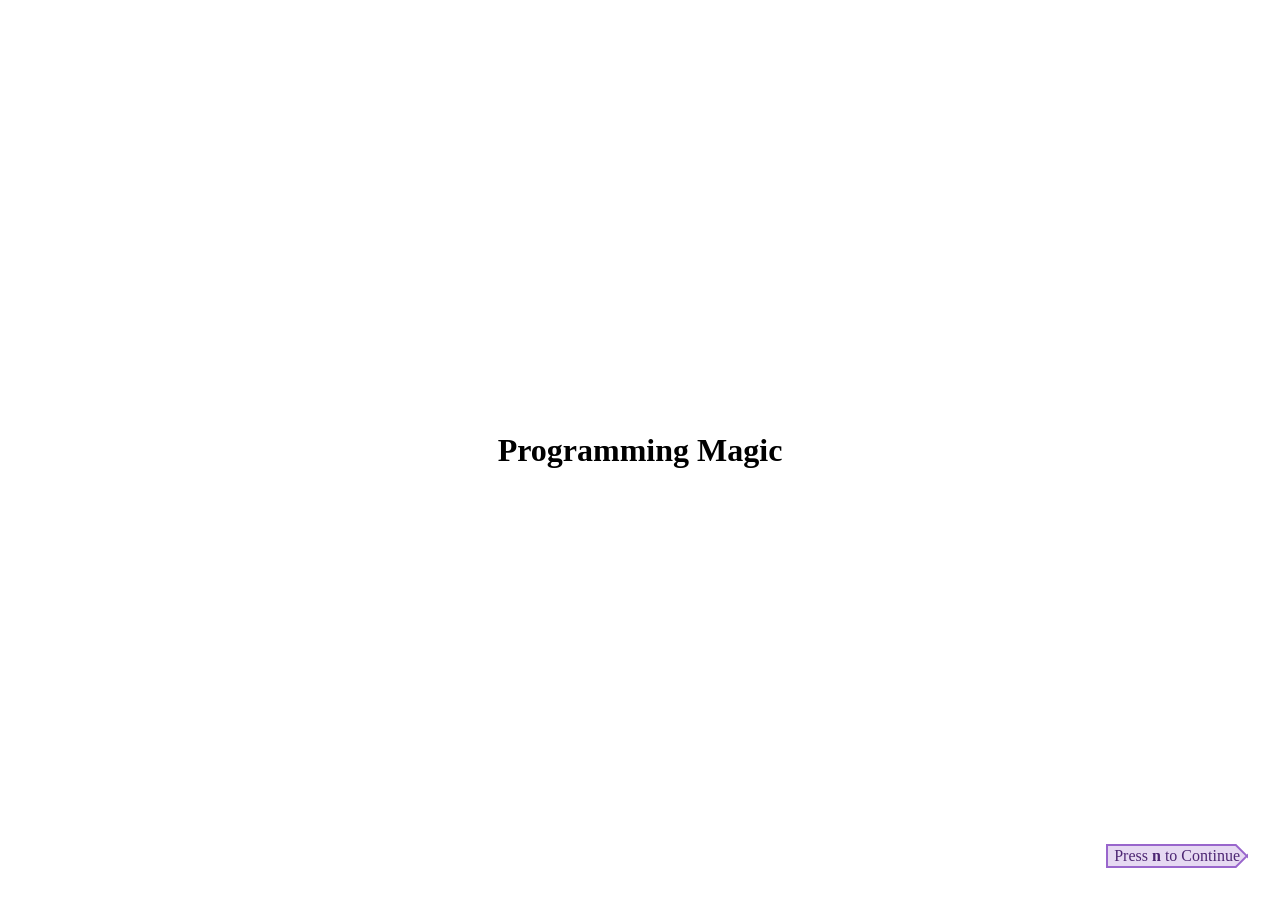
<file: presentation/index.html>
<!doctype html>
<html lang="en">
  <head>
    <meta charset="UTF-8" />
    <meta name="viewport" content="width=device-width, initial-scale=1.0" />
    <title>Octagram Presentation</title>
    <link rel="stylesheet" href="presentation.css" />
    <script src="presentation.js"></script>
  </head>
  <body>
    <div class="container">
      <h1>Programming Magic</h1>
    </div>

    <div id="info" class="info info-hidden">
      Press <span class="bold">n</span> to
      <span id="action">Continue</span>
    </div>
    <script>
      CSS.paintWorklet.addModule("borderWorklet.js");
    </script>
  </body>
</html>
</file>
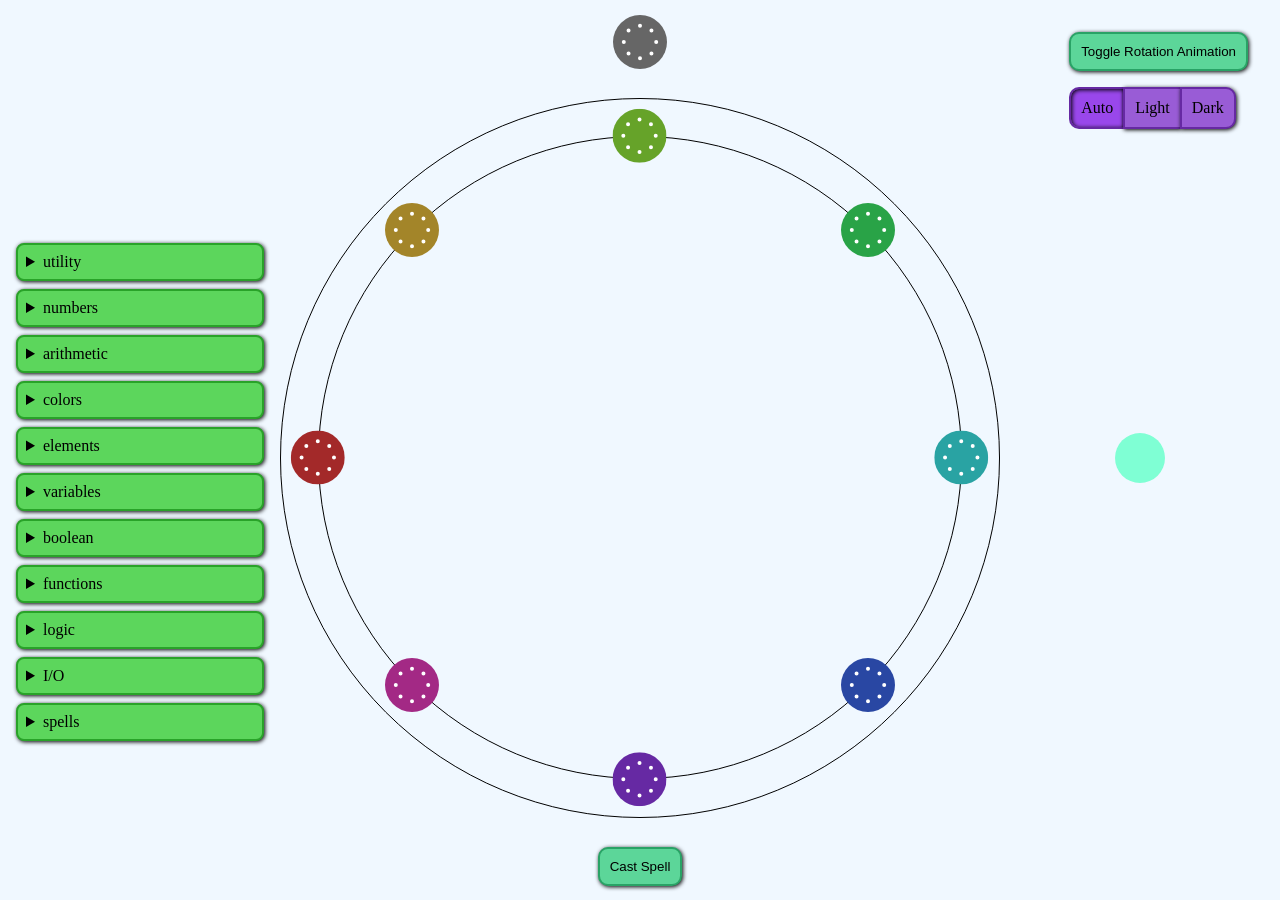
<file: octagram.html>
<!doctype html>
<html lang="en">
  <head>
    <meta charset="UTF-8" />
    <meta name="viewport" content="width=device-width, initial-scale=1.0" />
    <title>Octagram</title>
    <link rel="stylesheet" href="octagram.css" />
    <script src="parser.js"></script>
    <script src="spellbook.js"></script>
    <script src="octagram.js"></script>
  </head>
  <body id="body">
    <spell-book>
      <div
        id="spellbook-sections"
        class="spellbook-sections"
        onclick="loadFromSpellbook(event)"
      ></div>
    </spell-book>
    <div id="bread-crumbs" class="bread-crumbs" onclick="loadBreadcrumb(event)">
      <div id="crumb-1" class="rune"></div>
    </div>
    <magic-circle id="magic-circle" class="rotation-on"">
      <div class="container">
        <div class="circle"></div>
        <div id="links" class="links">
          <div class="square"></div>
          <div class="square square2"></div>
          <div class="longbox"></div>
          <div class="longbox longbox2"></div>
          <div class="longbox longbox3"></div>
          <div class="longbox longbox4"></div>
          <div class="diagonal"></div>
          <div class="diagonal diagonal2"></div>
          <div class="diagonal diagonal3"></div>
          <div class="diagonal diagonal4"></div>
        </div>
        <div class="subsquare subsquare1" onclick="moveToSubCircle(event)">
          <div id="rune1" class="rune rune1" draggable="true"></div>
          <div id="rune3" class="rune rune3" draggable="true"></div>
          <div id="rune5" class="rune rune5" draggable="true"></div>
          <div id="rune7" class="rune rune7" draggable="true"></div>
        </div>
        <div class="subsquare subsquare2" onclick="moveToSubCircle(event)">
          <div id="rune2" class="rune rune2" draggable="true"></div>
          <div id="rune4" class="rune rune4" draggable="true"></div>
          <div id="rune6" class="rune rune6" draggable="true"></div>
          <div id="rune8" class="rune rune8" draggable="true"></div>
        </div>
      </div>
    </magic-circle>
    <div id="spell-result" class="spell-result"></div>
    <div class="cast-button-container">
      <button id="cast-button" class="cast-button">Cast Spell</button>
    </div>
    <div class="settings">
      <button id="rotation-toggle" class="rotation-toggle">
        Toggle Rotation Animation
      </button>
      <radio-picker role="radiogroup">
        <label><input type="radio" name="color-scheme" id="color-scheme-auto" checked>Auto</label>
        <label><input type="radio" name="color-scheme" id="color-scheme-light">Light</label>
        <label><input type="radio" name="color-scheme" id="color-scheme-dark">Dark</label>
      </radio-picker> 
    </div>


    <template id="spellbook-section-template">
      <details>
        <summary></summary>
        <div class="rune-grid"></div>
      </details>
    </template>

    <template id="spellbook-rune-template">
      <div class="rune-container">
        <div class="rune" draggable="true"></div>
        <div class="rune-name"></div>
      </div>
    </template>

    <template id="crumb-template">
      <div class="rune"></div>
    </template>

    <template id="crumb-arrow-template">
      <div>></div>
    </template>

    <script>
      CSS.paintWorklet.addModule("../runeWorklet.js");
    </script>
  </body>
</html>
</file>
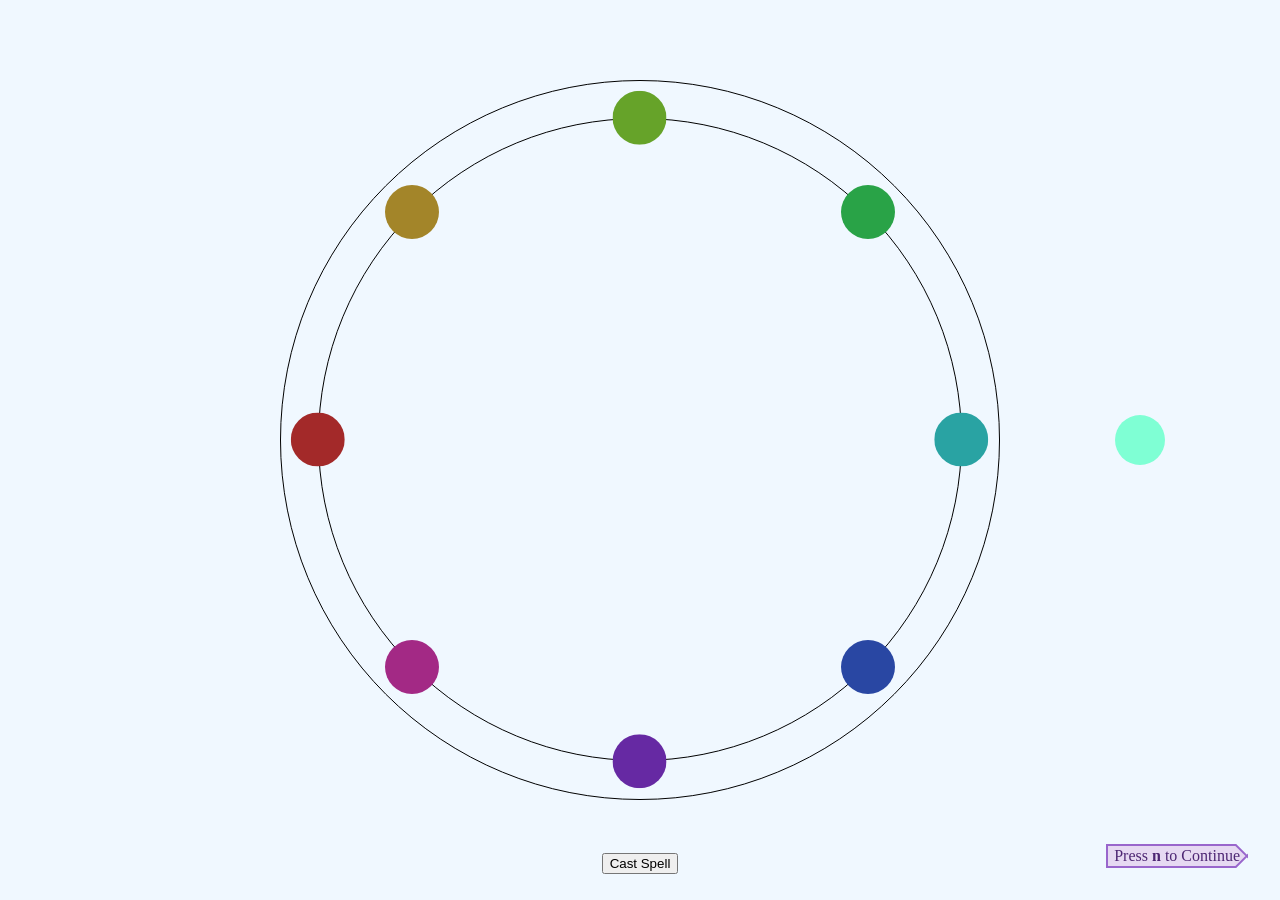
<file: presentation/circle.html>
<!doctype html>
<html lang="en">
  <head>
    <meta charset="UTF-8" />
    <meta name="viewport" content="width=device-width, initial-scale=1.0" />
    <title>Octagram</title>
    <link rel="stylesheet" href="octagram.css" />
    <link rel="stylesheet" href="presentation.css" />
    <script src="presentation.js"></script>
    <script src="parser.js"></script>
    <script src="spellbook.js"></script>
    <script src="octagram.js"></script>
  </head>
  <body id="body">
    <div class="magic-circle">
      <div class="container">
        <div class="circle"></div>
        <div id="links" class="links">
          <div class="square"></div>
          <div class="square square2"></div>
          <div class="longbox"></div>
          <div class="longbox longbox2"></div>
          <div class="longbox longbox3"></div>
          <div class="longbox longbox4"></div>
          <div class="diagonal"></div>
          <div class="diagonal diagonal2"></div>
          <div class="diagonal diagonal3"></div>
          <div class="diagonal diagonal4"></div>
        </div>
        <div class="subsquare subsquare1" onclick="moveToSubCircle(event)">
          <div id="rune1" class="rune rune1" draggable="true"></div>
          <div id="rune3" class="rune rune3" draggable="true"></div>
          <div id="rune5" class="rune rune5" draggable="true"></div>
          <div id="rune7" class="rune rune7" draggable="true"></div>
        </div>
        <div class="subsquare subsquare2" onclick="moveToSubCircle(event)">
          <div id="rune2" class="rune rune2" draggable="true"></div>
          <div id="rune4" class="rune rune4" draggable="true"></div>
          <div id="rune6" class="rune rune6" draggable="true"></div>
          <div id="rune8" class="rune rune8" draggable="true"></div>
        </div>
      </div>
    </div>
    <div id="spell-result" class="spell-result"></div>
    <div class="cast-button-container">
      <button id="cast-button" class="cast-button">Cast Spell</button>
    </div>

    <div id="info" class="info info-hidden">
      Press <span class="bold">n</span> to
      <span id="action">Continue</span>
    </div>
    <script>
      CSS.paintWorklet.addModule("borderWorklet.js");
    </script>
  </body>
</html>
</file>
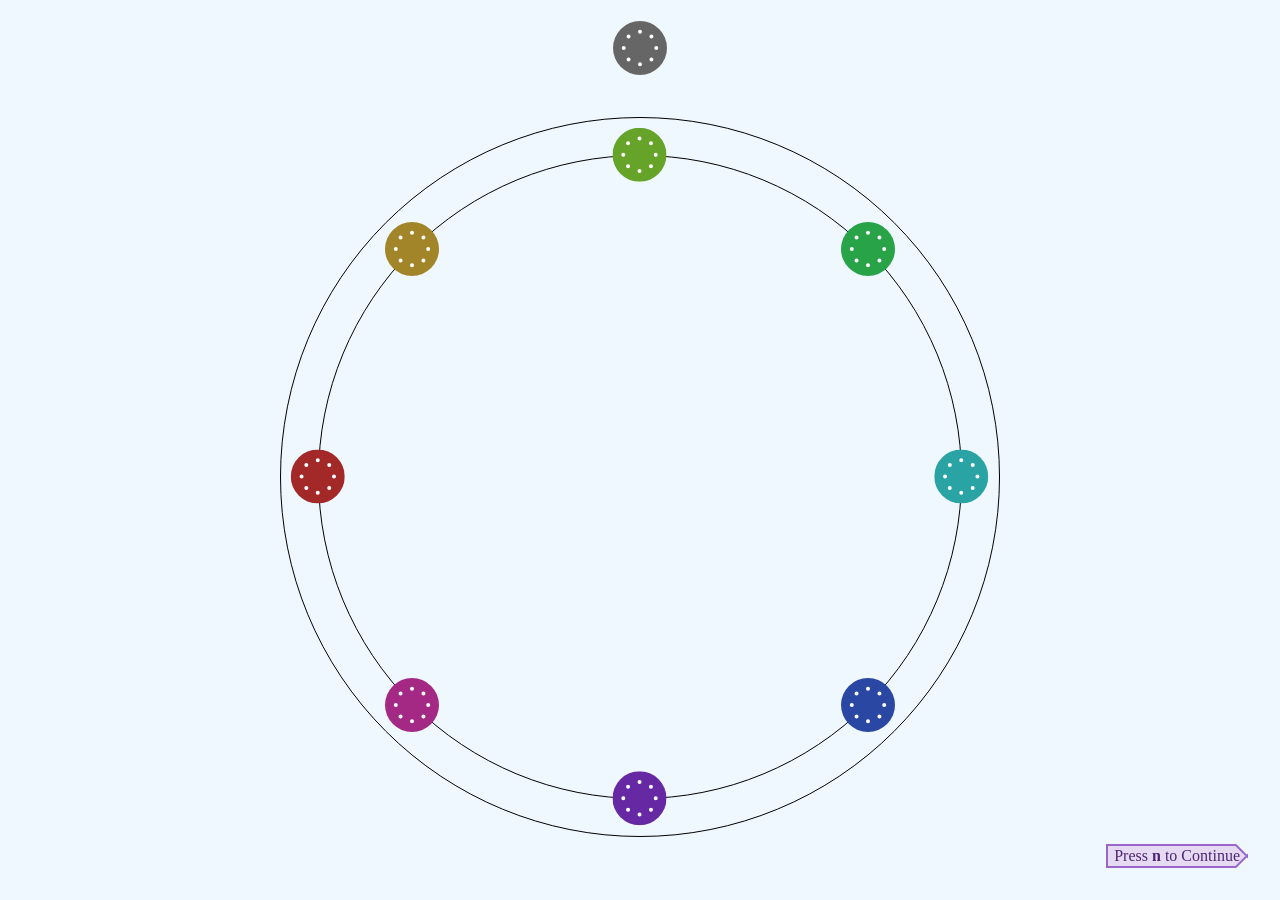
<file: presentation/connection.html>
<!doctype html>
<html lang="en">
  <head>
    <meta charset="UTF-8" />
    <meta name="viewport" content="width=device-width, initial-scale=1.0" />
    <title>Octagram</title>
    <link rel="stylesheet" href="octagram.css" />
    <link rel="stylesheet" href="presentation.css" />
    <script src="presentation.js"></script>
    <script src="parser.js"></script>
    <script src="spellbook.js"></script>
    <script src="octagram.js"></script>
  </head>
  <body id="body">
    <div id="bread-crumbs" class="bread-crumbs" onclick="loadBreadcrumb(event)">
      <div id="crumb-1" class="rune"></div>
    </div>
    <div class="magic-circle">
      <div class="container">
        <div class="circle"></div>
        <div id="links" class="links">
          <div class="square"></div>
          <div class="square square2"></div>
          <div class="longbox"></div>
          <div class="longbox longbox2"></div>
          <div class="longbox longbox3"></div>
          <div class="longbox longbox4"></div>
          <div class="diagonal"></div>
          <div class="diagonal diagonal2"></div>
          <div class="diagonal diagonal3"></div>
          <div class="diagonal diagonal4"></div>
        </div>
        <div class="subsquare subsquare1" onclick="moveToSubCircle(event)">
          <div id="rune1" class="rune rune1" draggable="true"></div>
          <div id="rune3" class="rune rune3" draggable="true"></div>
          <div id="rune5" class="rune rune5" draggable="true"></div>
          <div id="rune7" class="rune rune7" draggable="true"></div>
        </div>
        <div class="subsquare subsquare2" onclick="moveToSubCircle(event)">
          <div id="rune2" class="rune rune2" draggable="true"></div>
          <div id="rune4" class="rune rune4" draggable="true"></div>
          <div id="rune6" class="rune rune6" draggable="true"></div>
          <div id="rune8" class="rune rune8" draggable="true"></div>
        </div>
      </div>
    </div>

    <div id="info" class="info info-hidden">
      Press <span class="bold">n</span> to
      <span id="action">Continue</span>
    </div>
    <script>
      CSS.paintWorklet.addModule("borderWorklet.js");
    </script>
    <script>
      CSS.paintWorklet.addModule("../runeWorklet.js");
    </script>
  </body>
</html>
</file>
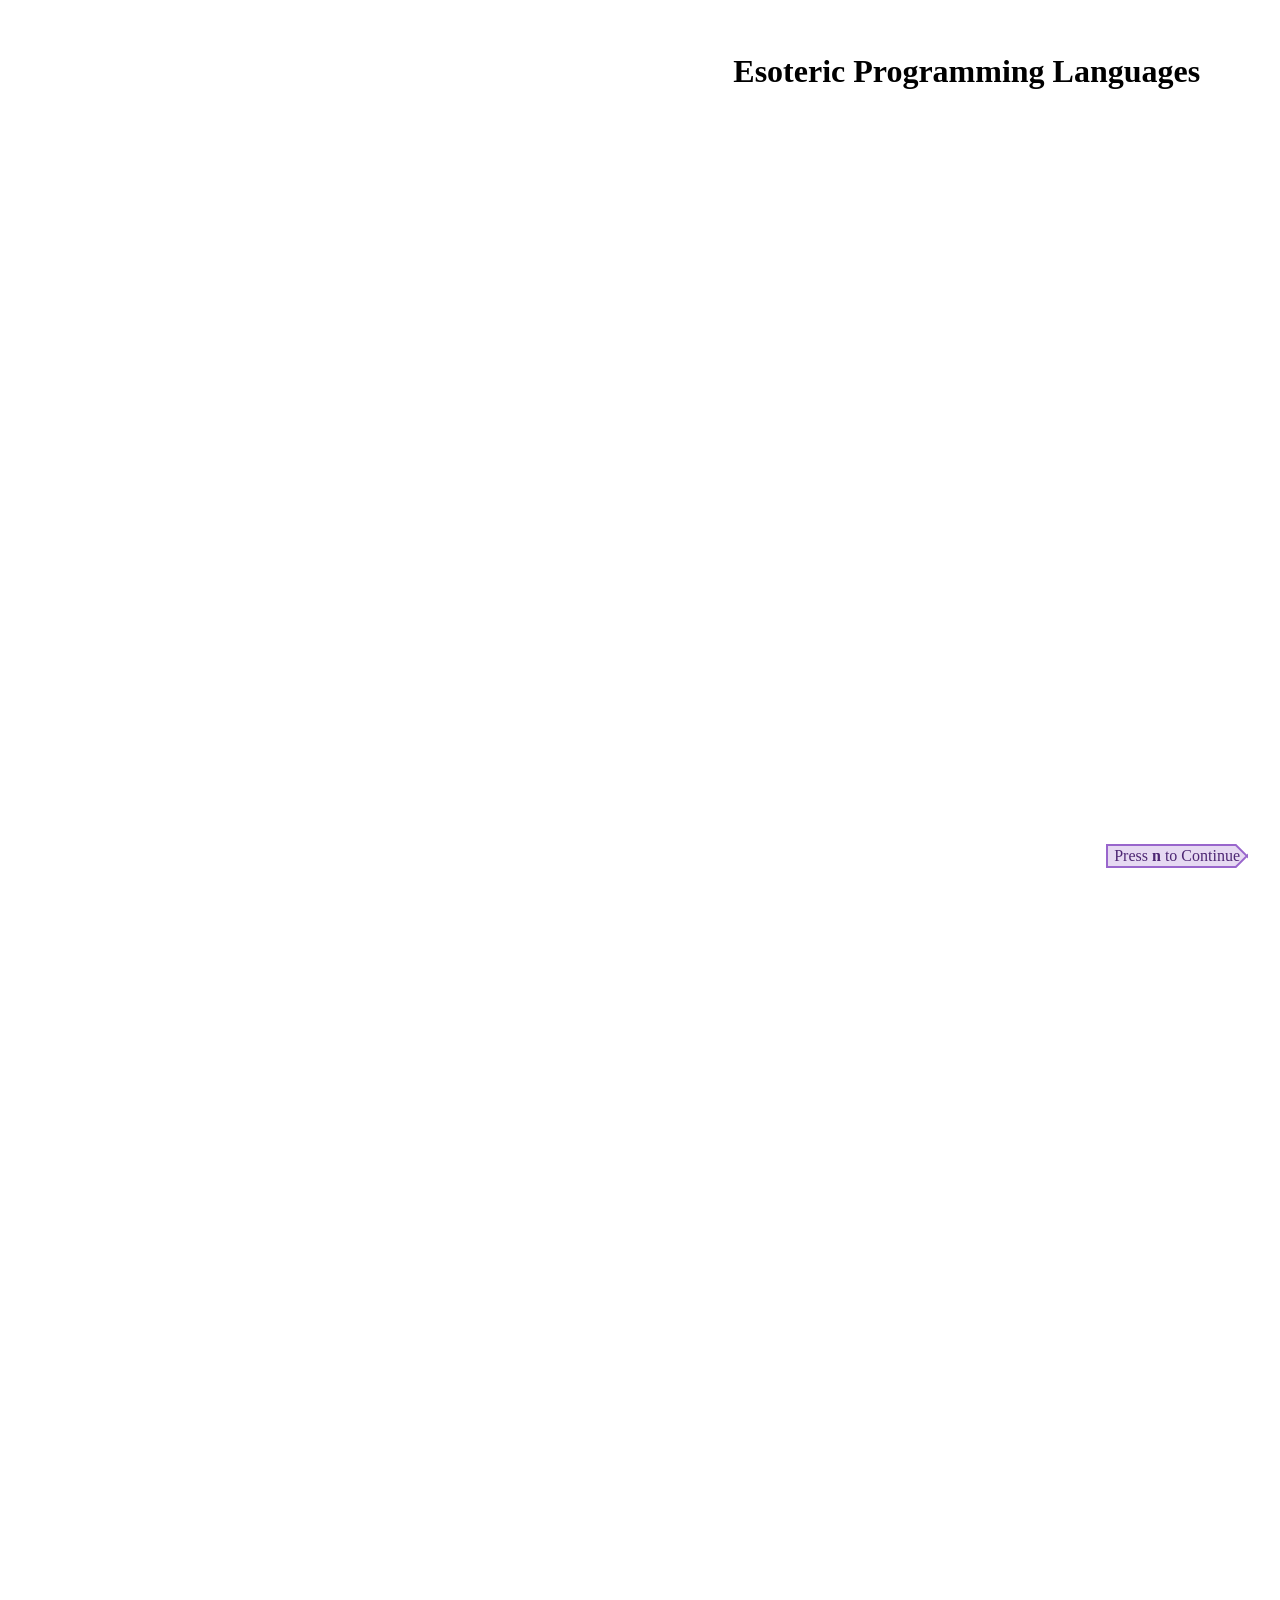
<file: presentation/esoteric.html>
<!doctype html>
<html lang="en">
  <head>
    <meta charset="UTF-8" />
    <meta name="viewport" content="width=device-width, initial-scale=1.0" />
    <title>Octagram Presentation</title>
    <link rel="stylesheet" href="presentation.css" />
    <script src="presentation.js"></script>
  </head>
  <body>
    <div class="grid">
      <div class="all-columns">
        <h1>Esoteric Programming Languages</h1>
        <div class="to-be-revealed">
          <p>Created to be interesting, strange or weird.</p>
          <p>
            Might comment on existing programming paradimes, invent new ones.
          </p>
          <p>Sometimes does not even possible to implement.</p>
        </div>
      </div>

      <div class="to-be-revealed">
        <h2>
          <a href="https://en.wikipedia.org/wiki/INTERCAL"> INTERCAL </a>
        </h2>
        <p>
          Requires the program to have PLEASE in front of DO lines to be polite
        </p>
        <p class="to-be-revealed">But not on too many lines</p>
        <p class="to-be-revealed">
          Has the lovely COMEFROM statement, instead of the more common GOTO
        </p>
        <pre class="to-be-revealed">
DO ,1 <- #13
PLEASE DO ,1 SUB #1 <- #238
DO ,1 SUB #2 <- #108
DO ,1 SUB #3 <- #112
DO ,1 SUB #4 <- #0
DO ,1 SUB #5 <- #64
DO ,1 SUB #6 <- #194
DO ,1 SUB #7 <- #48
PLEASE DO ,1 SUB #8 <- #22
DO ,1 SUB #9 <- #248
DO ,1 SUB #10 <- #168
DO ,1 SUB #11 <- #24
DO ,1 SUB #12 <- #16
DO ,1 SUB #13 <- #162
PLEASE READ OUT ,1
PLEASE GIVE UP
        </pre>
        <h2 class="to-be-revealed">
          <a href="https://esolangs.org/wiki/Brainfuck"> Brainfuck </a>
        </h2>
        <p class=" to-be-revealed">
          Uses only the symbols <span class="inline-code"><>+-.,[]</span>
        </p>
        <p class="to-be-revealed">Turing Complete because straight-forward implementation of a turing machine</p>
        <pre class="to-be-revealed">
-->+++>+>+>+>+++++>++>++>->+++>++>+>>>>>
>>>>>>>>>>>->++++>>>>->+++>+++>+++>+++>+
++>+++>+>+>>>->->>++++>+>>>>->>++++>+>+>
>->->++>++>++>++++>+>++>->++>++++>+>+>++
>++>->->++>++>++++>+>+>>>>>->>->>++++>++
>++>++++>>>>>->>>>>+++>->++++>->->->+++>
>>+>+>+++>+>++++>>+++>->>>>>->>>++++>++>
++>+>+++>->++++>>->->+++>+>+++>+>++++>>>
+++>->++++>>->->++>++++>++>++++>>++[-[->
>+[>]++[<]<]>>+[>]<--[++>++++>]+[<]<<++]
>>>[>]++++>++++[--[+>+>++++<<[-->>--<<[-
>-<[--->>+<<[+>+++<[+>>++<<]]]]]]>+++[>+
++++++++++++++<-]>--.<<<]
        </pre>
      </div>

      <div class="to-be-revealed">
        <h2>
          <a href="https://esolangs.org/wiki/Chef"> Chef </a>
        </h2>
        <p>Programs looks like recipies.</p>
        <p class="to-be-revealed">
          Has been used to create
          <a
            href="https://web.archive.org/web/20231202225452/https://www.mike-worth.com/2013/03/31/baking-a-hello-world-cake/"
          >
            a program that both outputs "Hello World" and also makes a chocolate
            cake.
          </a>
        </p>
        <pre class="to-be-revealed">
Hello World Cake with Chocolate sauce.

Ingredients.
33 g chocolate chips
100 g butter
54 ml double cream
2 pinches baking powder
114 g sugar
111 ml beaten eggs
119 g flour
32 g cocoa powder
0 g cake mixture

Cooking time: 25 minutes.

Pre-heat oven to 180 degrees Celsius.

Method.
Put chocolate chips into the mixing bowl.
Put butter into the mixing bowl.
Put sugar into the mixing bowl.
Put beaten eggs into the mixing bowl.
Put flour into the mixing bowl.
Put baking powder into the mixing bowl.
Put cocoa  powder into the mixing bowl.
Stir the mixing bowl for 1 minute.
Combine double cream into the mixing bowl.
Stir the mixing bowl for 4 minutes.
Liquify the contents of the mixing bowl.
Pour contents of the mixing bowl into the baking dish.
bake the cake mixture.
Wait until baked.
Serve with chocolate sauce.

chocolate sauce.

Ingredients.
111 g sugar
108 ml hot water
108 ml heated double cream
101 g dark chocolate
72 g milk chocolate

Method.
Clean the mixing bowl.
Put sugar into the mixing bowl.
Put hot water into the mixing bowl.
Put heated double cream into the mixing bowl.
dissolve the sugar.
agitate the sugar until dissolved.
Liquify the dark chocolate.
Put dark chocolate into the mixing bowl.
Liquify the milk chocolate.
Put milk chocolate into the mixing bowl.
Liquify contents of the mixing bowl.
Pour contents of the mixing bowl into the baking dish.
Refrigerate for 1 hour.
        </pre>
      </div>
      <div class="to-be-revealed">
        <h2>
          <a href="https://en.wikipedia.org/wiki/Shakespeare_Programming_Language">Shakespeare Programming Language</a>
        </h2>
        <p>Programs look like a shakepearean play</p>
        <pre class="to-be-revealed">
Do Not Adieu, a play in two acts.

Romeo, a young man with a remarkable patience.
Juliet, a likewise young woman of remarkable grace.
Ophelia, a remarkable woman much in dispute with Hamlet.
Hamlet, the flatterer of Andersen Insulting A/S.

                    Act I: Hamlet's insults and flattery.

                    Scene I: The insulting of Romeo.

[Enter Hamlet and Romeo]

Hamlet:
 You lying stupid fatherless big smelly half-witted coward!
 You are as stupid as the difference between a handsome rich brave
 hero and thyself! Speak your mind!

 You are as brave as the sum of your fat little stuffed misused dusty
 old rotten codpiece and a beautiful fair warm peaceful sunny summer's
 day. You are as healthy as the difference between the sum of the
 sweetest reddest rose and my father and yourself! Speak your mind!

 You are as cowardly as the sum of yourself and the difference
 between a big mighty proud kingdom and a horse. Speak your mind.

 Speak your mind!

[Exit Romeo]

                    Scene II: The praising of Juliet.

[Enter Juliet]

Hamlet:
 Thou art as sweet as the sum of the sum of Romeo and his horse and his
 black cat! Speak thy mind!

[Exit Juliet]

                    Scene III: The praising of Ophelia.

[Enter Ophelia]

Hamlet:

 Thou art as beautiful as the difference between Romeo and the square
 of a huge green peaceful tree. Speak thy mind!

 Thou art as lovely as the product of a large rural town and my amazing
 bottomless embroidered purse. Speak thy mind!

 Thou art as loving as the product of the bluest clearest sweetest sky
 and the sum of a squirrel and a white horse. Thou art as beautiful as
 the difference between Juliet and thyself. Speak thy mind!

[Exeunt Ophelia and Hamlet]

                    Act II: Behind Hamlet's back.

                    Scene I: Romeo and Juliet's conversation.

[Enter Romeo and Juliet]

Romeo:
 Speak your mind. You are as worried as the sum of yourself and the
 difference between my small smooth hamster and my nose. Speak your
 mind!

Juliet:
 Speak YOUR mind! You are as bad as Hamlet! You are as small as the
 difference between the square of the difference between my little pony
 and your big hairy hound and the cube of your sorry little
 codpiece. Speak your mind!

[Exit Romeo]

                    Scene II: Juliet and Ophelia's conversation.

[Enter Ophelia]

Juliet:
 Thou art as good as the quotient between Romeo and the sum of a small
 furry animal and a leech. Speak your mind!

Ophelia:
 Thou art as disgusting as the quotient between Romeo and twice the
 difference between a mistletoe and an oozing infected blister! Speak
 your mind!

[Exeunt]
        </pre>
      </div>

      <div class="to-be-revealed">
        <h2>
          <a href="https://esolangs.org/wiki/MetaGolfScript">
            MetaGolfScript
          </a>
        </h2>
        <p>
          Code golf is about trying to solve a problem in the fewest possible
          characters.
        </p>
        <p class="to-be-revealed">
          A set of numbered programming languages MetaGolfScript-N that solve
          any problems that you have a GolfScript program for with an empty
          file.
        </p>
        <p class="to-be-revealed">
          The information for the program is encoded in the number N which is
          part of the language rather than the content of the file.
        </p>
        <pre class="to-be-revealed"></pre>
        <h2 class="to-be-revealed">
          <a href="https://jsfuck.com/">
            JSFuck
          </a>
        </h2>
        <p class="to-be-revealed">
          Not a separate programming language, but a subset of Javascript.
        </p>
        <p class=" to-be-revealed">
          Uses only the symbols <span class="inline-code">()+[]!</pre>
        </p>
        <p class="to-be-revealed">
          Can do anything Javascript can.
        </p>
        <pre class="to-be-revealed">
[][(![]+[])[+!+[]]+(!![]+[])[+[]]][([][(![]+[])
[+!+[]]+(!![]+[])[+[]]]+[])[!+[]+!+[]+!+[]]+(!!
[]+[][(![]+[])[+!+[]]+(!![]+[])[+[]]])[+!+[]+[+
[]]]+([][[]]+[])[+!+[]]+(![]+[])[!+[]+!+[]+!+[]]
+(!![]+[])[+[]]+(!![]+[])[+!+[]]+([][[]]+[])[+[]
]+([][(![]+[])[+!+[]]+(!![]+[])[+[]]]+[])[!+[]+!
+[]+!+[]]+(!![]+[])[+[]]+(!![]+[][(![]+[])[+!+[]]
+(!![]+[])[+[]]])[+!+[]+[+[]]]+(!![]+[])[+!+[]]]
((!![]+[])[+!+[]]+(!![]+[])[!+[]+!+[]+!+[]]+(!![]
+[])[+[]]+([][[]]+[])[+[]]+(!![]+[])[+!+[]]+([][[
]]+[])[+!+[]]+(+[![]]+[][(![]+[])[+!+[]]+(!![]+[
])[+[]]])[+!+[]+[+!+[]]]+(!![]+[])[!+[]+!+[]+!+[]
]+(+(!+[]+!+[]+!+[]+[+!+[]]))[(!![]+[])[+[]]+(!!
[]+[][(![]+[])[+!+[]]+(!![]+[])[+[]]])[+!+[]+[+[
]]]+([]+[])[([][(![]+[])[+!+[]]+(!![]+[])[+[]]]+
[])[!+[]+!+[]+!+[]]+(!![]+[][(![]+[])[+!+[]]+(!!
[]+[])[+[]]])[+!+[]+[+[]]]+([][[]]+[])[+!+[]]+(!
[]+[])[!+[]+!+[]+!+[]]+(!![]+[])[+[]]+(!![]+[])[
+!+[]]+([][[]]+[])[+[]]+([][(![]+[])[+!+[]]+(!![]
+[])[+[]]]+[])[!+[]+!+[]+!+[]]+(!![]+[])[+[]]+(
!![]+[][(![]+[])[+!+[]]+(!![]+[])[+[]]])[+!+[]+[
+[]]]+(!![]+[])[+!+[]]][([][[]]+[])[+!+[]]+(![]+
[])[+!+[]]+((+[])[([][(![]+[])[+!+[]]+(!![]+[])[
+[]]]+[])[!+[]+!+[]+!+[]]+(!![]+[][(![]+[])[+!+[
]]+(!![]+[])[+[]]])[+!+[]+[+[]]]+([][[]]+[])[+!+
[]]+(![]+[])[!+[]+!+[]+!+[]]+(!![]+[])[+[]]+(!![
]+[])[+!+[]]+([][[]]+[])[+[]]+([][(![]+[])[+!+[]
]+(!![]+[])[+[]]]+[])[!+[]+!+[]+!+[]]+(!![]+[])[
+[]]+(!![]+[][(![]+[])[+!+[]]+(!![]+[])[+[]]])[+
!+[]+[+[]]]+(!![]+[])[+!+[]]]+[])[+!+[]+[+!+[]]]
+(!![]+[])[!+[]+!+[]+!+[]]]](!+[]+!+[]+!+[]+[!+[]
+!+[]])+(![]+[])[+!+[]]+(![]+[])[!+[]+!+[]])()((
![]+[])[+!+[]]+(![]+[])[!+[]+!+[]]+(!![]+[])[!+[]
+!+[]+!+[]]+(!![]+[])[+!+[]]+(!![]+[])[+[]]+([][(
![]+[])[+!+[]]+(!![]+[])[+[]]]+[])[+!+[]+[+!+[]]]
+[+!+[]]+([]+[]+[][(![]+[])[+!+[]]+(!![]+[])[+[]]
])[+!+[]+[!+[]+!+[]]])        
        </pre>
      </div>
    </div>

    <div id="info" class="info info-hidden">
      Press <span class="bold">n</span> to
      <span id="action">Continue</span>
    </div>
    <script>
      CSS.paintWorklet.addModule("borderWorklet.js");
    </script>
  </body>
</html>
</file>
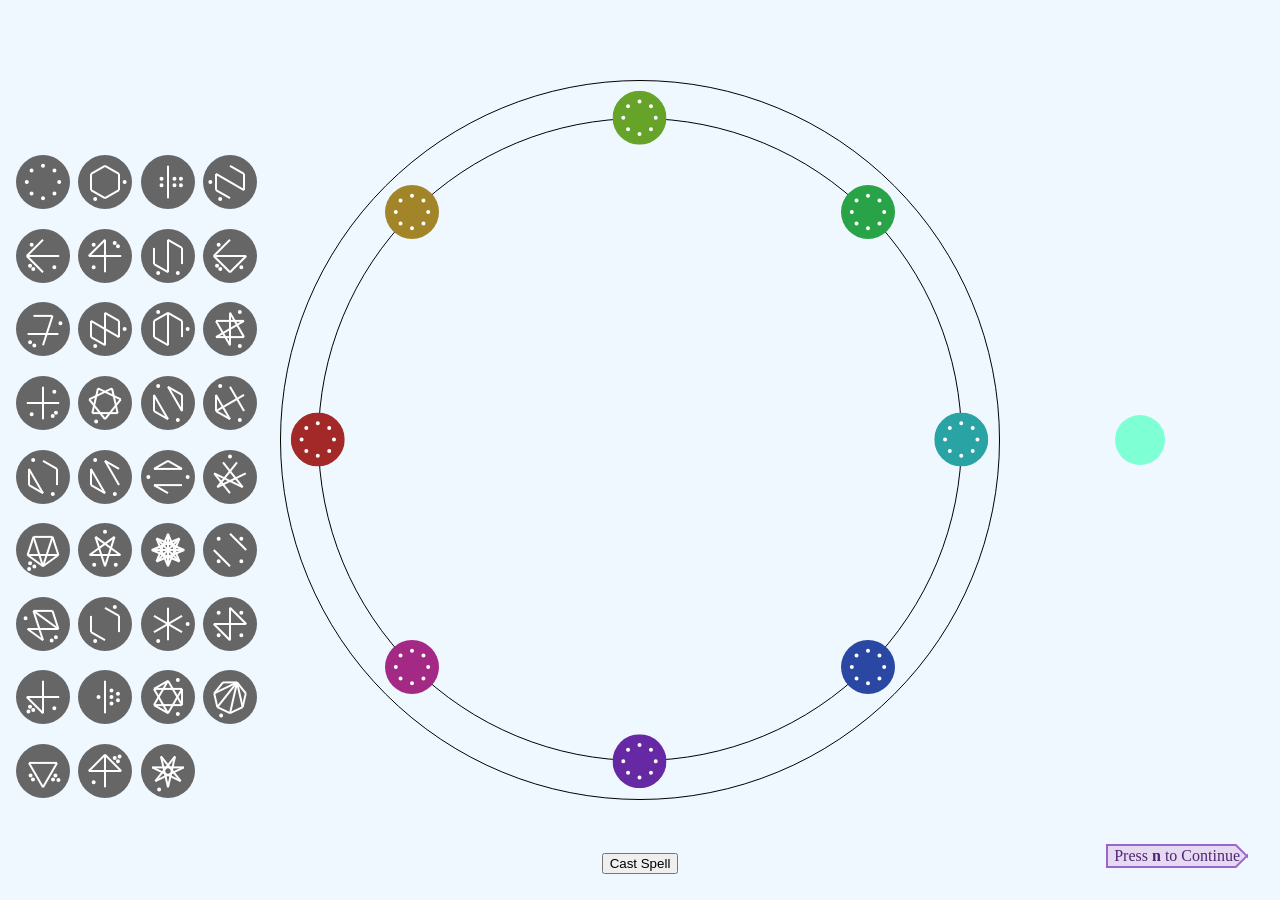
<file: presentation/glyphs.html>
<!doctype html>
<html lang="en">
  <head>
    <meta charset="UTF-8" />
    <meta name="viewport" content="width=device-width, initial-scale=1.0" />
    <title>Octagram</title>
    <link rel="stylesheet" href="octagram.css" />
    <link rel="stylesheet" href="presentation.css" />
    <script src="presentation.js"></script>
    <script src="parser.js"></script>
    <script src="spellbook2.js"></script>
    <script src="octagram.js"></script>
  </head>
  <body id="body">
    <div class="spellbook no-names">
      <div
        id="spellbook-sections"
        class="spellbook-sections"
        onclick="loadFromSpellbook(event)"
      ></div>
    </div>

    <div class="magic-circle">
      <div class="container">
        <div class="circle"></div>
        <div id="links" class="links">
          <div class="square"></div>
          <div class="square square2"></div>
          <div class="longbox"></div>
          <div class="longbox longbox2"></div>
          <div class="longbox longbox3"></div>
          <div class="longbox longbox4"></div>
          <div class="diagonal"></div>
          <div class="diagonal diagonal2"></div>
          <div class="diagonal diagonal3"></div>
          <div class="diagonal diagonal4"></div>
        </div>
        <div class="subsquare subsquare1" onclick="moveToSubCircle(event)">
          <div id="rune1" class="rune rune1" draggable="true"></div>
          <div id="rune3" class="rune rune3" draggable="true"></div>
          <div id="rune5" class="rune rune5" draggable="true"></div>
          <div id="rune7" class="rune rune7" draggable="true"></div>
        </div>
        <div class="subsquare subsquare2" onclick="moveToSubCircle(event)">
          <div id="rune2" class="rune rune2" draggable="true"></div>
          <div id="rune4" class="rune rune4" draggable="true"></div>
          <div id="rune6" class="rune rune6" draggable="true"></div>
          <div id="rune8" class="rune rune8" draggable="true"></div>
        </div>
      </div>
    </div>
    <div id="spell-result" class="spell-result"></div>
    <div class="cast-button-container">
      <button id="cast-button" class="cast-button">Cast Spell</button>
    </div>

    <div id="info" class="info info-hidden">
      Press <span class="bold">n</span> to
      <span id="action">Continue</span>
    </div>

    <template id="spellbook-section-template">
      <div>
        <header></header>
        <div class="rune-grid"></div>
      </div>
    </template>

    <template id="spellbook-rune-template">
      <div class="rune-container">
        <div class="rune" draggable="true"></div>
        <div class="rune-name"></div>
      </div>
    </template>
    <script>
      CSS.paintWorklet.addModule("borderWorklet.js");
    </script>
    <script>
      CSS.paintWorklet.addModule("../runeWorklet.js");
    </script>
  </body>
</html>
</file>
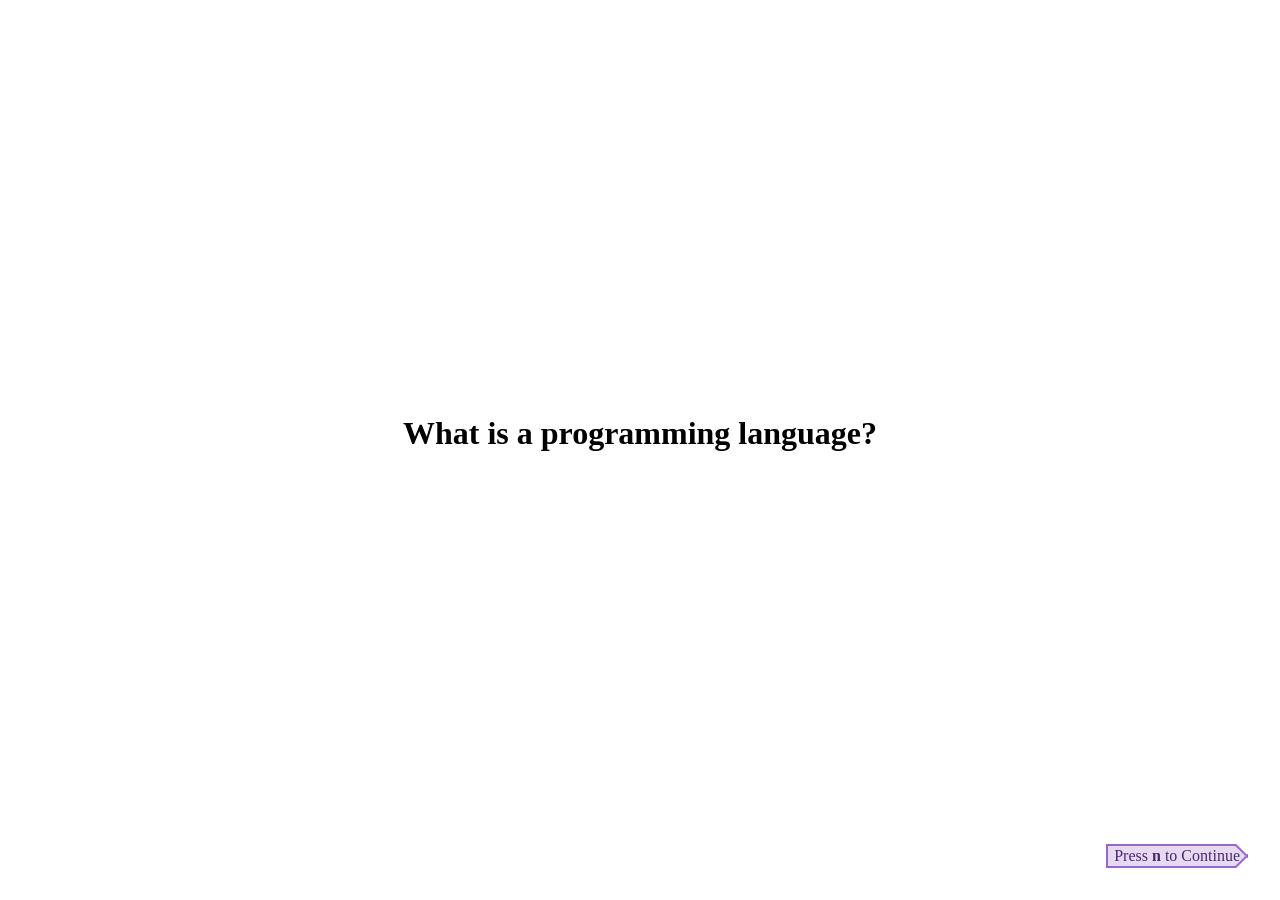
<file: presentation/introduction.html>
<!doctype html>
<html lang="en">
  <head>
    <meta charset="UTF-8" />
    <meta name="viewport" content="width=device-width, initial-scale=1.0" />
    <title>Octagram Presentation</title>
    <link rel="stylesheet" href="presentation.css" />
    <script src="presentation.js"></script>
  </head>
  <body>
    <div class="container">
      <div>
        <h1>What is a <span class="">programming</span> language?</h1>
        <p class="to-be-revealed">
          Instructions that tell the computer what to do.
        </p>
      </div>

      <div class="bouncy to-be-revealed red">
        <p>Java</p>
      </div>
      <div class="bouncy to-be-revealed blue">
        <p>Javascript</p>
      </div>
      <div class="bouncy to-be-revealed green">
        <p>Assembly</p>
      </div>
      <div class="bouncy to-be-revealed orange">
        <p>Python</p>
      </div>
      <div class="bouncy to-be-revealed cyan">
        <p>BASIC</p>
      </div>
      <div class="bouncy to-be-revealed yellow">
        <p>CSS</p>
      </div>
      <div class="bouncy to-be-revealed purple">
        <p>HTML</p>
      </div>
    </div>
    <div id="info" class="info info-hidden">
      Press <span class="bold">n</span> to
      <span id="action">Continue</span>
    </div>
    <script>
      CSS.paintWorklet.addModule("borderWorklet.js");
    </script>
  </body>
</html>
</file>
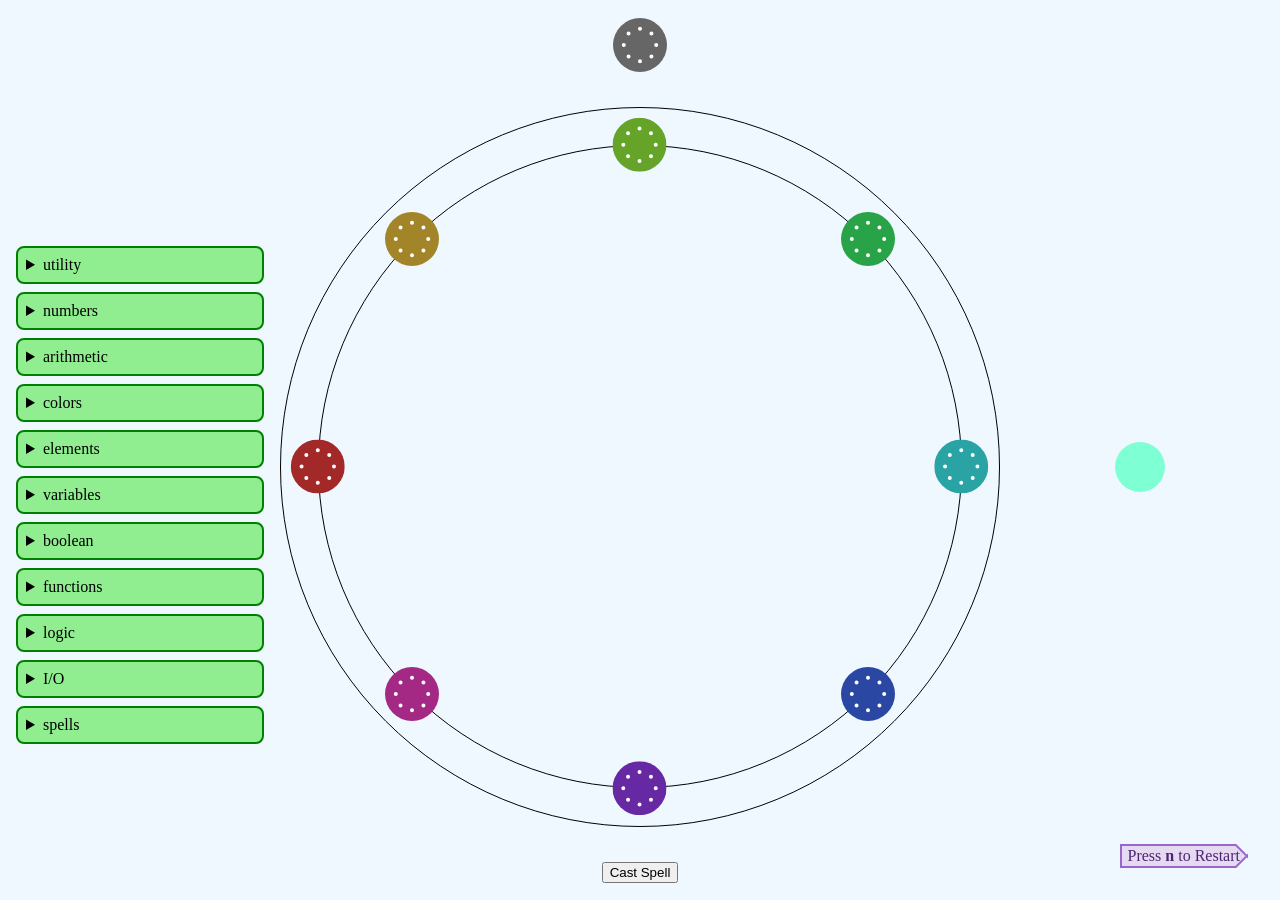
<file: presentation/octagram.html>
<!doctype html>
<html lang="en">
  <head>
    <meta charset="UTF-8" />
    <meta name="viewport" content="width=device-width, initial-scale=1.0" />
    <title>Octagram</title>
    <link rel="stylesheet" href="octagram.css" />
    <link rel="stylesheet" href="presentation.css" />
    <script src="presentation.js"></script>
    <script src="parser.js"></script>
    <script src="spellbook.js"></script>
    <script src="octagram.js"></script>
  </head>
  <body id="body">
    <div class="spellbook">
      <div
        id="spellbook-sections"
        class="spellbook-sections"
        onclick="loadFromSpellbook(event)"
      ></div>
    </div>
    <div id="bread-crumbs" class="bread-crumbs" onclick="loadBreadcrumb(event)">
      <div id="crumb-1" class="rune"></div>
    </div>
    <div class="magic-circle">
      <div class="container">
        <div class="circle"></div>
        <div id="links" class="links">
          <div class="square"></div>
          <div class="square square2"></div>
          <div class="longbox"></div>
          <div class="longbox longbox2"></div>
          <div class="longbox longbox3"></div>
          <div class="longbox longbox4"></div>
          <div class="diagonal"></div>
          <div class="diagonal diagonal2"></div>
          <div class="diagonal diagonal3"></div>
          <div class="diagonal diagonal4"></div>
        </div>
        <div class="subsquare subsquare1" onclick="moveToSubCircle(event)">
          <div id="rune1" class="rune rune1" draggable="true"></div>
          <div id="rune3" class="rune rune3" draggable="true"></div>
          <div id="rune5" class="rune rune5" draggable="true"></div>
          <div id="rune7" class="rune rune7" draggable="true"></div>
        </div>
        <div class="subsquare subsquare2" onclick="moveToSubCircle(event)">
          <div id="rune2" class="rune rune2" draggable="true"></div>
          <div id="rune4" class="rune rune4" draggable="true"></div>
          <div id="rune6" class="rune rune6" draggable="true"></div>
          <div id="rune8" class="rune rune8" draggable="true"></div>
        </div>
      </div>
    </div>
    <div id="spell-result" class="spell-result"></div>
    <div class="cast-button-container">
      <button id="cast-button" class="cast-button">Cast Spell</button>
    </div>

    <template id="spellbook-section-template">
      <details>
        <summary></summary>
        <div class="rune-grid"></div>
      </details>
    </template>

    <template id="spellbook-rune-template">
      <div class="rune-container">
        <div class="rune" draggable="true"></div>
        <div class="rune-name"></div>
      </div>
    </template>

    <template id="crumb-template">
      <div class="rune"></div>
    </template>

    <template id="crumb-arrow-template">
      <div>></div>
    </template>

    <div id="info" class="info info-hidden">
      Press <span class="bold">n</span> to
      <span id="action">Restart</span>
    </div>
    <script>
      CSS.paintWorklet.addModule("borderWorklet.js");
    </script>
    <script>
      CSS.paintWorklet.addModule("../runeWorklet.js");
    </script>
  </body>
</html>
</file>
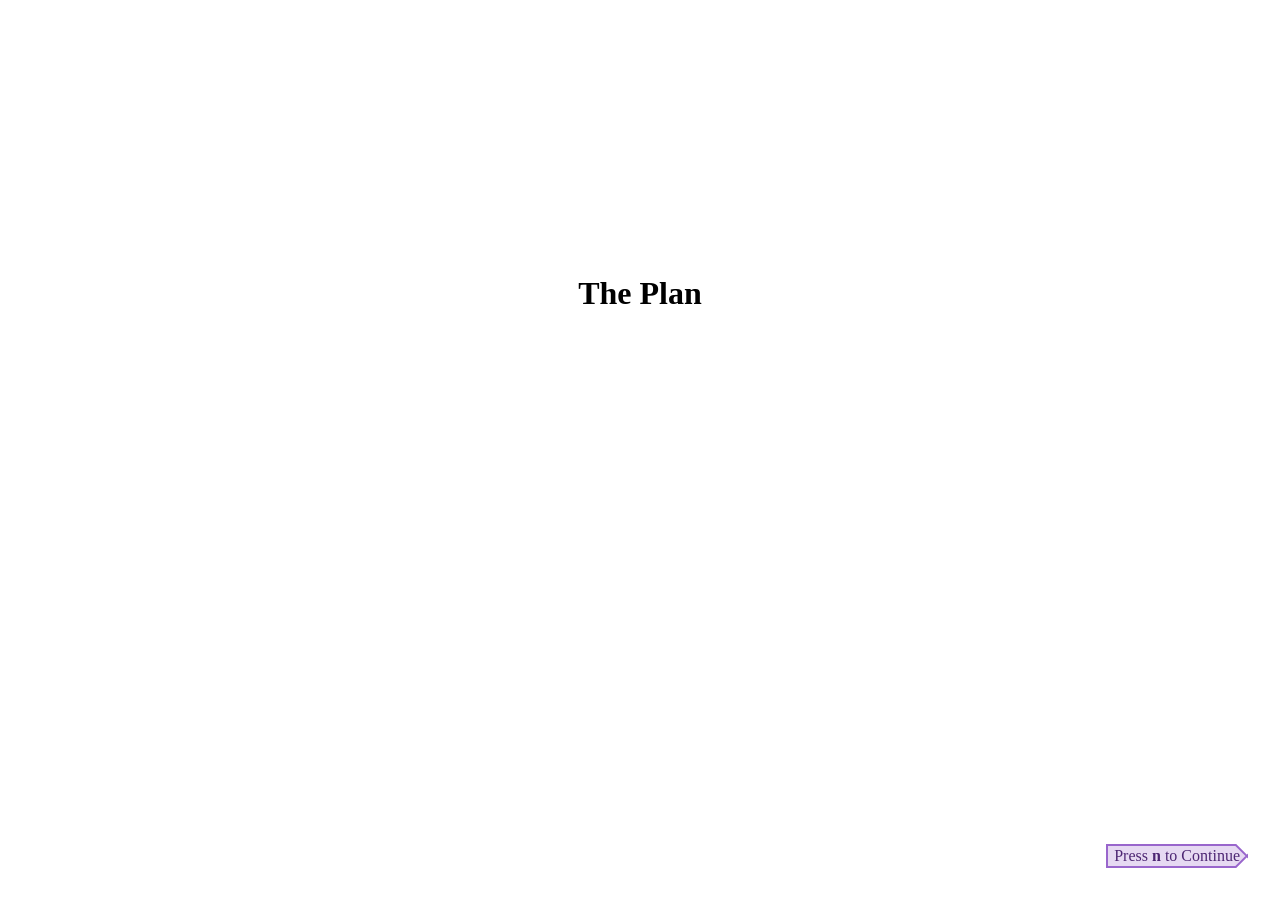
<file: presentation/plan.html>
<!doctype html>
<html lang="en">
  <head>
    <meta charset="UTF-8" />
    <meta name="viewport" content="width=device-width, initial-scale=1.0" />
    <title>Octagram Presentation</title>
    <link rel="stylesheet" href="presentation.css" />
    <script src="presentation.js"></script>
  </head>
  <body>
    <div class="compact-grid">
      <h1 class="all-columns">The Plan</h1>
      <p class="all-columns to-be-revealed">
        Create an esoteric programming language that looks and feels like using
        a magic circle to cast a spell.
      </p>
      <div class="person to-be-revealed"></div>
      <div class="sketched-circle to-be-revealed"></div>
      <div class="fire to-be-revealed"></div>
    </div>

    <div id="info" class="info info-hidden">
      Press <span class="bold">n</span> to
      <span id="action">Continue</span>
    </div>
    <script>
      CSS.paintWorklet.addModule("borderWorklet.js");
    </script>
  </body>
</html>
</file>
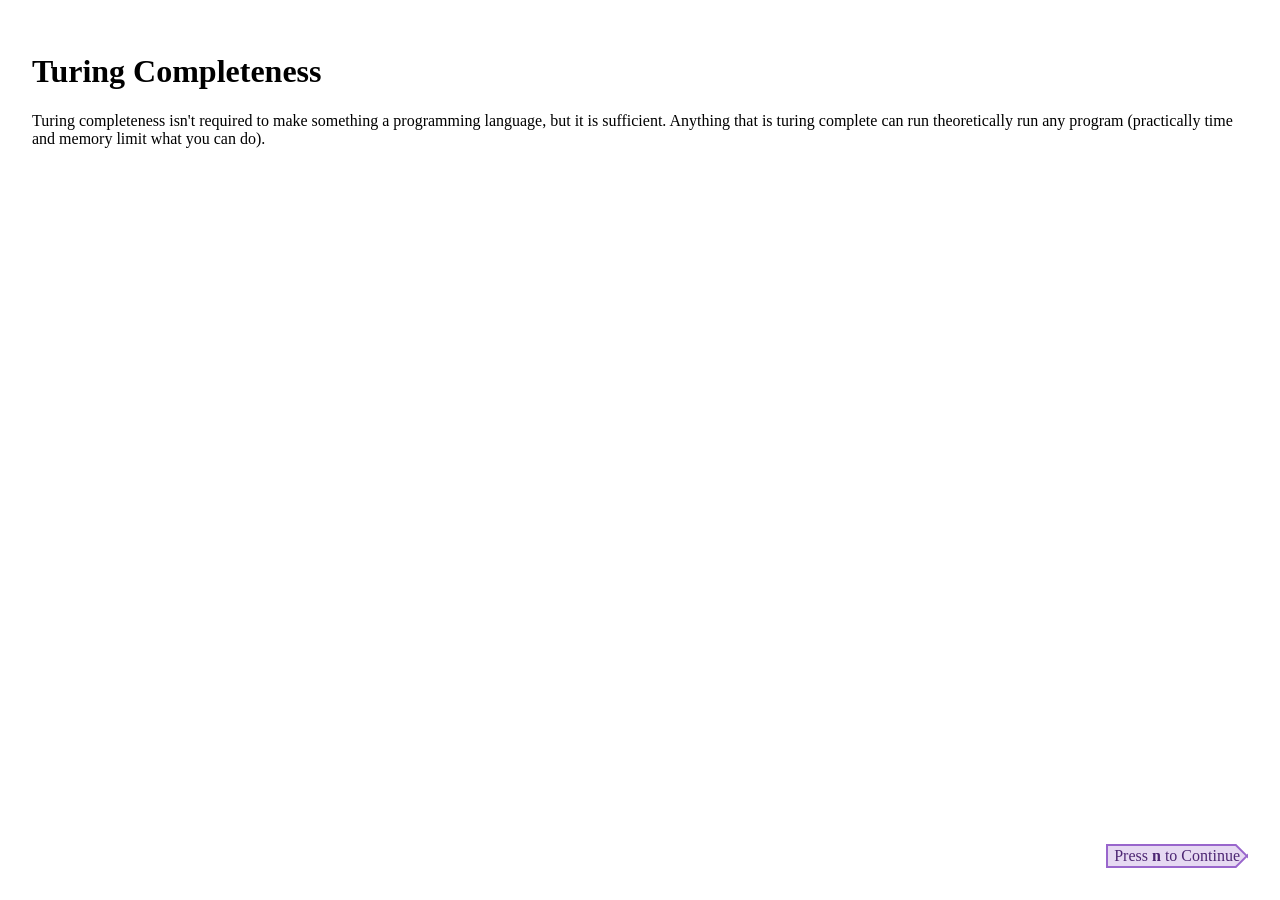
<file: presentation/turing.html>
<!doctype html>
<html lang="en">
  <head>
    <meta charset="UTF-8" />
    <meta name="viewport" content="width=device-width, initial-scale=1.0" />
    <title>Octagram Presentation</title>
    <link rel="stylesheet" href="presentation.css" />
    <script src="presentation.js"></script>
  </head>
  <body>
    <div class="grid">
      <div class="all-columns">
        <h1>Turing Completeness</h1>
        <p>
          Turing completeness isn't required to make something a programming
          language, but it is sufficient. Anything that is turing complete can
          run theoretically run any program (practically time and memory limit
          what you can do).
        </p>
        <h2 class="to-be-revealed">CSS (with HTML) is turing complete</h2>
        <p class="to-be-revealed">
          CSS and HTML mostly deal with the structure of the webpage, leaving
          Javascript to deal with behavior.
        </p>
        <p class="to-be-revealed">
          However! With modern CSS, you can do computations with just CSS and
          HTML!
        </p>
        <p class="to-be-revealed">
          Thus we get state of the art
          <a href="https://codepen.io/Coderindev/pen/zxOePer"
            >Rule 110 implemented in CSS</a
          >
          (<a href="https://blogs.adityabh.is-a.dev/posts/html-css-part-2/"
            >explanation</a
          >) (requires human interaction). Since Rule 110 is Turing complete,
          this also means CSS+HTML is.
        </p>
        <p class="to-be-revealed">
          Just kidding, we can do so much more.
          <a href="https://lyra.horse/x86css/">Here's an x86 CPU</a> running
          purely on CSS+HMTL.
        </p>
        <h2 class="to-be-revealed">
          Also,
          <a href="https://www.youtube.com/watch?v=pdmODVYPDLA"
            >Magic the Gathering</a
          >
          is Turing Complete
        </h2>
      </div>
    </div>

    <div id="info" class="info info-hidden">
      Press <span class="bold">n</span> to
      <span id="action">Continue</span>
    </div>
    <script>
      CSS.paintWorklet.addModule("borderWorklet.js");
    </script>
  </body>
</html>
</file>
<file: presentation/presentation.css>
@property --border-color {
  syntax: "<color>";
  inherits: false;
  initial-value: black;
}

@property --background-color {
  syntax: "<color>";
  inherits: false;
  initial-value: transparent;
}

@property --border-width {
  syntax: "<length>";
  inherits: false;
  initial-value: 1px;
}

@property --border-radius {
  syntax: "<length># | <length>+";
  inherits: false;
  initial-value: 0;
}

@property --corner-style {
  syntax: "*";
  inherits: false;
  initial-value: rounded;
}

@property --side-inset {
  syntax: "<length># | <length>+";
  inherits: false;
  initial-value: 0;
}

@property --side-style {
  syntax: "*";
  inherits: false;
  initial-value: rounded;
}

@property --first-column {
  syntax: "<length>";
  inherits: false;
  initial-value: 0;
}

@property --first-row {
  syntax: "<length>";
  inherits: false;
  initial-value: 0;
}

* {
  box-sizing: border-box;
}

html,
body {
  height: 100%;
  margin: 0;
}

.container {
  display: grid;
  place-items: center;
  height: 100%;
  width: 100%;
  grid-template-areas: "all";
}

.container > * {
  grid-area: all;
}

.grid {
  padding: 2em;
  display: grid;
  height: 100%;
  width: 100%;
  max-width: 100%;
  grid-template-columns: repeat(4, 1fr);
  gap: 2em;
}

.compact-grid {
  padding: 2em;
  display: grid;
  height: 100%;
  width: 100%;
  max-width: 100%;
  place-items: center;
  place-content: center;
  grid-template-columns: repeat(3, auto);
  gap: 2em;
}

.all-columns {
  grid-column: 1 /-1;
  justify-self: center;
}

pre {
  min-height: 50px;
  background: paint(fancy-border);
  --background-color: hsl(0, 0%, 90%);
  --border-color: hsl(0, 0%, 60%);
  --border-width: 2px;
  --border-radius: 0 2em 0 0;
  --corner-style: bevel;
  padding: 1em;
}

.inline-code {
  background: paint(fancy-border);
  --background-color: hsl(0, 0%, 90%);
  --border-color: hsl(0, 0%, 60%);
  --border-width: 2px;
  --border-radius: 0 0.7em 0 0;
  --corner-style: bevel;
  padding: 0.5em 1em;
}

@keyframes horizontal {
  100% {
    --first-column: calc(100dvw - 100px);
  }
}

@keyframes vertical {
  100% {
    --first-row: calc(100dvh - 100px);
  }
}

.bouncy {
  --first-column: 2px;
  --first-row: 2px;
  box-sizing: border-box;
  height: 100%;
  width: 100%;
  display: grid;
  grid-template-columns: var(--first-column) 100px 1fr;
  grid-template-rows: var(--first-row) 100px 1fr;
  animation:
    linear horizontal var(--horizontal-time),
    linear vertical var(--vertical-time);
  animation-iteration-count: infinite;
  animation-direction: alternate;
  & > p {
    margin: 0;
    grid-row: 2;
    grid-column: 2;
    height: 100px;
    width: 100px;
    display: grid;
    place-items: center;

    color: hsl(var(--hue), 50%, 30%);
    background: paint(fancy-border);
    --background-color: hsl(var(--hue), 50%, 90%);
    --border-color: hsl(var(--hue), 50%, 60%);
    --border-width: 2px;
    --border-radius: 1em;

    transition: --border-color, --background-color, color;
    transition-duration: 1s;
  }
}

.red {
  --hue: 0;
  --horizontal-time: 7s;
  --vertical-time: 13s;
  & > p {
    --corner-style: rounded;
  }
}

.blue {
  --hue: 240;
  --horizontal-time: 17s;
  --vertical-time: 7s;
  & > p {
    --corner-style: bevel;
  }
}

.green {
  --hue: 120;
  --horizontal-time: 11s;
  --vertical-time: 15s;
  & > p {
    --corner-style: scoop;
  }
}

.orange {
  --hue: 30;
  --horizontal-time: 9s;
  --vertical-time: 19s;
  & > p {
    --corner-style: notch;
  }
}

.cyan {
  --hue: 180;
  --horizontal-time: 5s;
  --vertical-time: 8s;
  & > p {
    --corner-style: scoop notch scoop notch;
  }
}

.yellow {
  --hue: 60;
  --horizontal-time: 8s;
  --vertical-time: 7s;
  & > p {
    --corner-style: none bevel none none;
  }
}

.purple {
  --hue: 270;
  --horizontal-time: 15s;
  --vertical-time: 13s;
  & > p {
    --corner-style: rounded notch rounded rounded;
  }
}

.info {
  position: fixed;
  bottom: 2em;
  right: 2em;
  padding: 0.2em 0.5em;

  color: hsl(var(--hue), 50%, 30%);
  --hue: 270;
  background: paint(fancy-border);
  --background-color: hsl(var(--hue), 50%, 90%);
  --border-color: hsl(var(--hue), 50%, 60%);
  --border-width: 2px;
  --border-radius: 0 0.7em 0.7em 0;
  --corner-style: bevel;
  transition: --border-color, --background-color, color;
  transition-delay: 2s;
  transition-duration: 2s;
}

.info-hidden,
.to-be-revealed,
.bouncy.to-be-revealed > p,
.to-be-revealed a,
.to-be-revealed .inline-code {
  --background-color: transparent;
  --border-color: transparent;
  color: transparent !important;
  border-color: transparent;
  background-color: transparent;
  opacity: 0%;
}

.bold {
  font-weight: bold;
}

.person,
.sketched-circle,
.fire {
  width: 200px;
  height: 200px;
  background-color: transparent;
  background-repeat: no-repeat;
  background-size: contain;
}

.person {
  background-image: url("person.svg");
}

.sketched-circle {
  background-image: url("circle.svg");
}

.fire {
  background-image: url("fire.svg");
}
</file>
<file: octagram.css>
@property --rune-value {
  syntax: "<integer>";
  inherits: false;
  initial-value: 0;
}

@property --rune-color {
  syntax: "<color>";
  inherits: false;
  initial-value: black;
}

@property --background-hue {
  syntax: "<number>";
  initial-value: 0;
  inherits: false;
}

* {
  box-sizing: border-box;
}

body {
  color-scheme: light dark;
  &:has(#color-scheme-light:checked) {
    color-scheme: light;
  }
  &:has(#color-scheme-dark:checked) {
    color-scheme: dark;
  }
}

html {
  height: 100%;
}

body {
  height: 100%;
  width: 100%;
  margin: 0;

  background-color: light-dark(aliceblue, darkgrey);
  display: grid;
  grid-template-areas:
    "crumbs    crumbs crumbs"
    "spellbook circle result"
    "spellbook button _";
  grid-template-columns: 1fr auto 1fr;

  align-items: center;
  justify-items: center;
}

.settings {
  position: absolute;
  top: 2em;
  right: 2em;

  display: flex;
  flex-direction: column;
  gap: 1em;
}

radio-picker {
  display: flex;

  input {
    display: none;
  }

  label {
    --hue: 270;
    background-color: light-dark(
      hsl(var(--hue), 60%, 60%),
      hsl(var(--hue), 30%, 60%)
    );
    display: flex;
    padding: 10px;
    border: 2px solid
      light-dark(hsl(var(--hue), 60%, 40%), hsl(var(--hue), 30%, 40%));
    cursor: pointer;
    box-shadow: 1px 1px 4px black;

    &:hover,
    &:focus {
      background-color: light-dark(
        hsl(var(--hue), 80%, 60%),
        hsl(var(--hue), 50%, 60%)
      );
    }

    &:has(input:checked) {
      box-shadow: inset 1px 1px 4px 0px black;
      background-color: light-dark(
        hsl(var(--hue), 80%, 60%),
        hsl(var(--hue), 50%, 60%)
      );
    }

    &:first-child {
      border-radius: 10px 0 0 10px;
    }

    &:not(:last-child) {
      border-inline-end: none;
    }

    &:last-child {
      border-radius: 0 10px 10px 0;
    }
  }
}

button {
  --hue: 150;
  padding: 10px;
  border-radius: 10px;

  background-color: light-dark(
    hsl(var(--hue), 60%, 60%),
    hsl(var(--hue), 30%, 60%)
  );
  border: 2px solid
    light-dark(hsl(var(--hue), 60%, 40%), hsl(var(--hue), 30%, 40%));

  &:hover,
  &:focus {
    background-color: light-dark(
      hsl(var(--hue), 80%, 60%),
      hsl(var(--hue), 50%, 60%)
    );
  }

  box-shadow: 1px 1px 4px black;

  &:active {
    box-shadow: inset 1px 1px 4px 0px black;
  }
}

@keyframes rotate {
  100% {
    transform: rotate(1turn);
  }
}

.bread-crumbs {
  grid-area: crumbs;
  display: flex;
  gap: 1em;
  align-items: center;
  justify-content: center;
}

.cast-button-container {
  grid-area: button;
}

spell-book {
  grid-area: spellbook;
  justify-self: stretch;
}

.spellbook-sections {
  padding: 1em;
}

.spellbook-sections details {
  --hue: 120;
  background-color: light-dark(
    hsl(var(--hue), 60%, 60%),
    hsl(var(--hue), 30%, 60%)
  );
  padding: 0.5em;
  margin: 0.5em 0;

  border: 2px solid
    light-dark(hsl(var(--hue), 60%, 40%), hsl(var(--hue), 30%, 40%));
  border-radius: 0.5em;

  box-shadow: 1px 1px 4px black;

  &:open {
    box-shadow: inset 1px 1px 4px 0px black;
  }
}

.rune-grid {
  display: grid;
  grid-template-columns: repeat(auto-fill, minmax(6vmin, 1fr));
  grid-template-rows: repeat(auto-fill, minmax(6vmin, 1fr));

  gap: 0.1em;

  overflow: auto;
}

magic-circle {
  grid-area: circle;
  width: 80vmin;
  height: 80vmin;
  overflow: hidden;
}

.container {
  width: 100%;
  height: 100%;
  display: grid;
  grid-template-areas: "magic";
  justify-items: center;
  align-items: center;

  animation: linear rotate 120s;
  animation-iteration-count: infinite;
  animation-play-state: paused;
}

magic-circle.rotation-on .container {
  animation-play-state: running;
}

.circle,
.subsquare,
.links {
  grid-area: magic;
}

.circle {
  border: 1px solid black;
  border-radius: 50%;
  width: 100%;
  height: 100%;
}

.subsquare {
  width: 70.7%; /* sqrt(2) / 2 */
  height: 70.7%;
  position: relative;
}

.subsquare2 {
  transform: rotate(calc(1 / 8 * 1turn));
  transform-origin: center;
}

@keyframes rotate-modified {
  100% {
    transform: rotate(calc(7 / 8 * 1turn));
  }
}

magic-circle .subsquare2 .rune {
  transform: rotate(calc(-1 / 8 * 1turn));
  transform-origin: center;

  animation: linear rotate-modified 120s;
  animation-iteration-count: infinite;
  animation-direction: reverse;
  animation-play-state: paused;
}

magic-circle.rotation-on .subsquare2 .rune {
  animation-play-state: running;
}

.rune {
  background: paint(rune-smith);
  --rune-color: white;
  --background-hue: 0;
  --saturation: 0%;

  width: 6vmin;
  height: 6vmin;
  background-color: hsl(var(--background-hue), var(--saturation), 40%);

  align-content: center;
  text-align: center;
  border-radius: 50%;

  font-size: 4vmin;
  color: azure;

  transition: --background-hue 0.5s;
}

magic-circle .rune {
  position: absolute;
  --saturation: 60%;
  animation: linear rotate 120s;
  animation-iteration-count: infinite;
  animation-direction: reverse;
  animation-play-state: paused;
}

magic-circle.rotation-on .rune {
  animation-play-state: running;
}

.rune1,
.rune2 {
  top: 0;
  left: 0;
}

.rune3,
.rune4 {
  top: 0;
  right: 0;
}

.rune5,
.rune6 {
  bottom: 0;
  right: 0;
}

.rune7,
.rune8 {
  bottom: 0;
  left: 0;
}

.links {
  width: calc(100% - calc(6vmin * 2 * 0.707));
  height: calc(100% - calc(6vmin * 2 * 0.707));
  border: 1px solid black;
  border-radius: 50%;

  display: grid;
  grid-template-areas: "link";
  justify-items: center;
  align-items: center;

  --link-color: rebeccapurple;
  --link-width: 4px;

  --link-1-2: 0;
  --link-1-3: 0;
  --link-1-4: 0;
  --link-1-5: 0;
  --link-1-6: 0;
  --link-1-7: 0;
  --link-1-8: 0;

  --link-2-3: 0;
  --link-2-4: 0;
  --link-2-5: 0;
  --link-2-6: 0;
  --link-2-7: 0;
  --link-2-8: 0;

  --link-3-4: 0;
  --link-3-5: 0;
  --link-3-6: 0;
  --link-3-7: 0;
  --link-3-8: 0;

  --link-4-5: 0;
  --link-4-6: 0;
  --link-4-7: 0;
  --link-4-8: 0;

  --link-5-6: 0;
  --link-5-7: 0;
  --link-5-8: 0;

  --link-6-7: 0;
  --link-6-8: 0;

  --link-7-8: 0;
}

.longbox {
  width: 38.3%; /* sqrt(2 - sqrt(2)) / 2 */
  height: 92.4%; /* sqrt(2 + sqrt(2)) / 2 */
  position: relative;
  border: 4px solid var(--link-color);

  border-top-width: calc(var(--link-2-3) * var(--link-width));
  border-right-width: calc(var(--link-3-6) * var(--link-width));
  border-bottom-width: calc(var(--link-6-7) * var(--link-width));
  border-left-width: calc(var(--link-2-7) * var(--link-width));
  grid-area: link;
  transform: rotate(calc(1 / 16 * 1turn));
}

.longbox2 {
  transform: rotate(calc(3 / 16 * 1turn));
  border-top-width: calc(var(--link-3-4) * var(--link-width));
  border-right-width: calc(var(--link-4-7) * var(--link-width));
  border-bottom-width: calc(var(--link-7-8) * var(--link-width));
  border-left-width: calc(var(--link-3-8) * var(--link-width));
}

.longbox3 {
  transform: rotate(calc(5 / 16 * 1turn));
  border-top-width: calc(var(--link-4-5) * var(--link-width));
  border-right-width: calc(var(--link-5-8) * var(--link-width));
  border-bottom-width: calc(var(--link-1-8) * var(--link-width));
  border-left-width: calc(var(--link-1-4) * var(--link-width));
}

.longbox4 {
  transform: rotate(calc(7 / 16 * 1turn));
  border-top-width: calc(var(--link-5-6) * var(--link-width));
  border-right-width: calc(var(--link-1-6) * var(--link-width));
  border-bottom-width: calc(var(--link-1-2) * var(--link-width));
  border-left-width: calc(var(--link-2-5) * var(--link-width));
}

.square {
  width: 70.7%; /* sqrt(2) / 2 */
  height: 70.7%;
  position: relative;
  grid-area: link;
  border: 4px solid var(--link-color);
  border-top-width: calc(var(--link-1-3) * var(--link-width));
  border-right-width: calc(var(--link-3-5) * var(--link-width));
  border-bottom-width: calc(var(--link-5-7) * var(--link-width));
  border-left-width: calc(var(--link-1-7) * var(--link-width));
}

.square2 {
  transform: rotate(calc(1 / 8 * 1turn));
  transform-origin: center;
  border-top-width: calc(var(--link-2-4) * var(--link-width));
  border-right-width: calc(var(--link-4-6) * var(--link-width));
  border-bottom-width: calc(var(--link-6-8) * var(--link-width));
  border-left-width: calc(var(--link-2-8) * var(--link-width));
}

.diagonal {
  width: 0%;
  height: 100%;
  position: relative;
  border-style: solid;
  border-color: var(--link-color);
  border-width: 0 0 0 0;
  border-right-width: calc(var(--link-2-6) * var(--link-width));
  grid-area: link;
}

.diagonal2 {
  transform: rotate(calc(1 / 8 * 1turn));
  border-right-width: calc(var(--link-3-7) * var(--link-width));
}

.diagonal3 {
  transform: rotate(calc(2 / 8 * 1turn));
  border-right-width: calc(var(--link-4-8) * var(--link-width));
}

.diagonal4 {
  transform: rotate(calc(3 / 8 * 1turn));
  border-right-width: calc(var(--link-1-5) * var(--link-width));
}

.spell-result {
  grid-area: result;
  background-color: aquamarine;
  width: 50px;
  height: 50px;
  border-radius: 50%;

  font-size: 2em;

  display: flex;
  align-items: center;
  justify-content: center;
}
</file>
<file: presentation/octagram.css>
@property --rune-value {
  syntax: "<integer>";
  inherits: false;
  initial-value: 0;
}

@property --rune-color {
  syntax: "<color>";
  inherits: false;
  initial-value: black;
}

@property --background-hue {
  syntax: "<number>";
  initial-value: 0;
  inherits: false;
}

* {
  box-sizing: border-box;
}

html {
  height: 100%;
}

body {
  height: 100%;
  width: 100%;
  margin: 0;

  background-color: aliceblue;
  display: grid;
  grid-template-areas:
    "crumbs    crumbs crumbs"
    "spellbook circle result"
    "spellbook button _";
  grid-template-columns: 1fr auto 1fr;

  align-items: center;
  justify-items: center;
}

@keyframes rotate {
  100% {
    transform: rotate(1turn);
  }
}

.bread-crumbs {
  grid-area: crumbs;
  display: flex;
  gap: 1em;
  align-items: center;
  justify-content: center;
}

.cast-button-container {
  grid-area: button;
}

.spellbook {
  grid-area: spellbook;
  justify-self: stretch;
}

.spellbook-sections {
  padding: 1em;
}

.spellbook-sections details {
  background-color: lightgreen;
  padding: 0.5em;
  margin: 0.5em 0;

  border: 2px solid green;
  border-radius: 0.5em;
}

.rune-grid {
  display: grid;
  grid-template-columns: repeat(auto-fill, minmax(6vmin, 1fr));
  grid-template-rows: repeat(auto-fill, minmax(6vmin, 1fr));

  gap: 0.1em;

  overflow: auto;
}

.magic-circle {
  grid-area: circle;
  width: 80vmin;
  height: 80vmin;
  overflow: hidden;
}

.container {
  width: 100%;
  height: 100%;
  display: grid;
  grid-template-areas: "magic";
  justify-items: center;
  align-items: center;

  animation: linear rotate 120s;
  animation-iteration-count: infinite;
}

.circle,
.subsquare,
.links {
  grid-area: magic;
}

.circle {
  border: 1px solid black;
  border-radius: 50%;
  width: 100%;
  height: 100%;
}

.subsquare {
  width: 70.7%; /* sqrt(2) / 2 */
  height: 70.7%;
  position: relative;
}

.subsquare2 {
  transform: rotate(calc(1 / 8 * 1turn));
  transform-origin: center;
}

@keyframes rotate-modified {
  100% {
    transform: rotate(calc(7 / 8 * 1turn));
  }
}

.magic-circle .subsquare2 .rune {
  transform: rotate(calc(-1 / 8 * 1turn));
  transform-origin: center;

  animation: linear rotate-modified 120s;
  animation-iteration-count: infinite;
  animation-direction: reverse;
}

.rune {
  background: paint(rune-smith);
  --rune-color: white;
  --background-hue: 0;
  --saturation: 0%;

  width: 6vmin;
  height: 6vmin;
  background-color: hsl(var(--background-hue), var(--saturation), 40%);

  align-content: center;
  text-align: center;
  border-radius: 50%;

  font-size: 4vmin;
  color: azure;

  transition: --background-hue 0.5s;
}

.magic-circle .rune {
  position: absolute;

  animation: linear rotate 120s;
  animation-iteration-count: infinite;
  animation-direction: reverse;

  --saturation: 60%;
}

.rune1,
.rune2 {
  top: 0;
  left: 0;
}

.rune3,
.rune4 {
  top: 0;
  right: 0;
}

.rune5,
.rune6 {
  bottom: 0;
  right: 0;
}

.rune7,
.rune8 {
  bottom: 0;
  left: 0;
}

.links {
  width: calc(100% - calc(6vmin * 2 * 0.707));
  height: calc(100% - calc(6vmin * 2 * 0.707));
  border: 1px solid black;
  border-radius: 50%;

  display: grid;
  grid-template-areas: "link";
  justify-items: center;
  align-items: center;

  --link-color: rebeccapurple;
  --link-width: 4px;

  --link-1-2: 0;
  --link-1-3: 0;
  --link-1-4: 0;
  --link-1-5: 0;
  --link-1-6: 0;
  --link-1-7: 0;
  --link-1-8: 0;

  --link-2-3: 0;
  --link-2-4: 0;
  --link-2-5: 0;
  --link-2-6: 0;
  --link-2-7: 0;
  --link-2-8: 0;

  --link-3-4: 0;
  --link-3-5: 0;
  --link-3-6: 0;
  --link-3-7: 0;
  --link-3-8: 0;

  --link-4-5: 0;
  --link-4-6: 0;
  --link-4-7: 0;
  --link-4-8: 0;

  --link-5-6: 0;
  --link-5-7: 0;
  --link-5-8: 0;

  --link-6-7: 0;
  --link-6-8: 0;

  --link-7-8: 0;
}

.longbox {
  width: 38.3%; /* sqrt(2 - sqrt(2)) / 2 */
  height: 92.4%; /* sqrt(2 + sqrt(2)) / 2 */
  position: relative;
  border: 4px solid var(--link-color);

  border-top-width: calc(var(--link-2-3) * var(--link-width));
  border-right-width: calc(var(--link-3-6) * var(--link-width));
  border-bottom-width: calc(var(--link-6-7) * var(--link-width));
  border-left-width: calc(var(--link-2-7) * var(--link-width));
  grid-area: link;
  transform: rotate(calc(1 / 16 * 1turn));
}

.longbox2 {
  transform: rotate(calc(3 / 16 * 1turn));
  border-top-width: calc(var(--link-3-4) * var(--link-width));
  border-right-width: calc(var(--link-4-7) * var(--link-width));
  border-bottom-width: calc(var(--link-7-8) * var(--link-width));
  border-left-width: calc(var(--link-3-8) * var(--link-width));
}

.longbox3 {
  transform: rotate(calc(5 / 16 * 1turn));
  border-top-width: calc(var(--link-4-5) * var(--link-width));
  border-right-width: calc(var(--link-5-8) * var(--link-width));
  border-bottom-width: calc(var(--link-1-8) * var(--link-width));
  border-left-width: calc(var(--link-1-4) * var(--link-width));
}

.longbox4 {
  transform: rotate(calc(7 / 16 * 1turn));
  border-top-width: calc(var(--link-5-6) * var(--link-width));
  border-right-width: calc(var(--link-1-6) * var(--link-width));
  border-bottom-width: calc(var(--link-1-2) * var(--link-width));
  border-left-width: calc(var(--link-2-5) * var(--link-width));
}

.square {
  width: 70.7%; /* sqrt(2) / 2 */
  height: 70.7%;
  position: relative;
  grid-area: link;
  border: 4px solid var(--link-color);
  border-top-width: calc(var(--link-1-3) * var(--link-width));
  border-right-width: calc(var(--link-3-5) * var(--link-width));
  border-bottom-width: calc(var(--link-5-7) * var(--link-width));
  border-left-width: calc(var(--link-1-7) * var(--link-width));
}

.square2 {
  transform: rotate(calc(1 / 8 * 1turn));
  transform-origin: center;
  border-top-width: calc(var(--link-2-4) * var(--link-width));
  border-right-width: calc(var(--link-4-6) * var(--link-width));
  border-bottom-width: calc(var(--link-6-8) * var(--link-width));
  border-left-width: calc(var(--link-2-8) * var(--link-width));
}

.diagonal {
  width: 0%;
  height: 100%;
  position: relative;
  border-style: solid;
  border-color: var(--link-color);
  border-width: 0 0 0 0;
  border-right-width: calc(var(--link-2-6) * var(--link-width));
  grid-area: link;
}

.diagonal2 {
  transform: rotate(calc(1 / 8 * 1turn));
  border-right-width: calc(var(--link-3-7) * var(--link-width));
}

.diagonal3 {
  transform: rotate(calc(2 / 8 * 1turn));
  border-right-width: calc(var(--link-4-8) * var(--link-width));
}

.diagonal4 {
  transform: rotate(calc(3 / 8 * 1turn));
  border-right-width: calc(var(--link-1-5) * var(--link-width));
}

.spell-result {
  grid-area: result;
  background-color: aquamarine;
  background-size: contain;
  width: 50px;
  height: 50px;
  border-radius: 50%;

  font-size: 2em;

  display: flex;
  align-items: center;
  justify-content: center;
}

.element {
  width: 200px;
  height: 200px;
  background-color: transparent;
  background-repeat: no-repeat;
}

.no-names {
  color: transparent;
}
</file>
